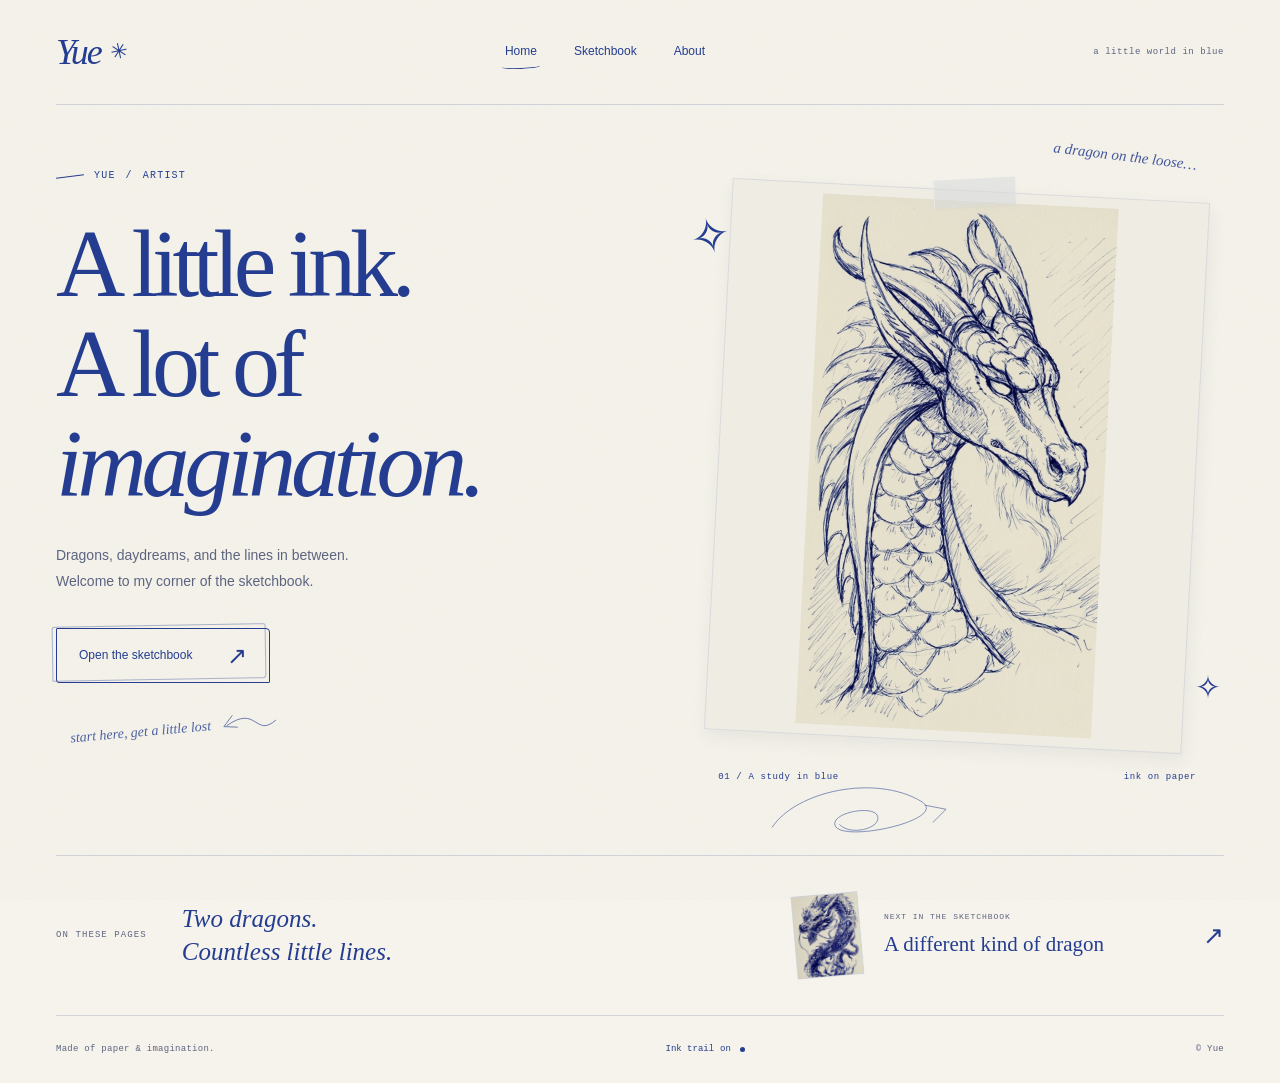
<file: examples/dragon-portfolio/index.html>
<!doctype html>
<html lang="en">
<head>
  <meta charset="utf-8"><meta name="viewport" content="width=device-width, initial-scale=1">
  <meta name="description" content="Yue's blue-ink dragon sketchbook. Explore original drawings, quiet details, and a little imagination.">
  <meta name="theme-color" content="#f5f3eb"><title>Yue — A dragon sketchbook</title>
  <link rel="icon" href="assets/mark.svg" type="image/svg+xml"><link rel="stylesheet" href="style.css">
  <script src="profile.js" defer></script><script src="script.js" defer></script>
</head>
<body>
  <a class="skip-link" href="#main">Skip to content</a>
  <header class="site-header">
    <a class="wordmark ink-hover" href="index.html" aria-label="Yue, home"><span class="profile-name">Yue</span><span class="wordmark-star" aria-hidden="true">✳</span></a>
    <nav aria-label="Main navigation"><a class="ink-hover" href="index.html" aria-current="page">Home</a><a class="ink-hover" href="work.html">Sketchbook</a><a class="ink-hover" href="about.html">About</a></nav>
    <span class="header-note">a little world in blue</span>
  </header>
  <main id="main">
    <section class="hero page-shell">
      <div class="hero-copy">
        <p class="eyebrow"><span class="little-line" aria-hidden="true"></span><span class="profile-name">Yue</span> / <span class="profile-role">Artist</span></p>
        <h1>A little ink.<br>A lot of<br><em>imagination.</em></h1>
        <p class="intro">Dragons, daydreams, and the lines in between.<br>Welcome to my corner of the sketchbook.</p>
        <a class="sketch-button" href="work.html"><span>Open the sketchbook</span><span class="button-arrow" aria-hidden="true">↗</span></a>
        <div class="hand-note hero-note" aria-hidden="true">start here, get a little lost <svg viewBox="0 0 100 55"><path d="M3 6c45-9 13 39 75 33m-14-11 19 12-21 9"/></svg></div>
      </div>
      <div class="hero-art">
        <span class="art-note hand-note" aria-hidden="true">a dragon on the loose…</span>
        <a class="art-sheet hero-sheet" href="work.html#dragon-01" aria-label="Explore the horned dragon drawing">
          <span class="paper-tape" aria-hidden="true"></span>
          <img src="assets/dragon-profile.png" width="768" height="1376" alt="Yue's blue-ink drawing of a dragon with long horns, layered scales, and fine cross-hatching." fetchpriority="high">
        </a>
        <span class="sketch-spark spark-one" aria-hidden="true">✧</span><span class="sketch-spark spark-two" aria-hidden="true">✧</span>
        <div class="art-caption"><span>01 / A study in blue</span><span>ink on paper</span></div>
        <svg class="hero-scribble" viewBox="0 0 240 80" aria-hidden="true"><path d="M7 58c30-45 127-65 183-32 39 23-105 54-106 28-1-15 52-24 53-8 2 14-34 23-47 9m105-24 26 5-16 16"/></svg>
      </div>
    </section>
    <section class="home-bottom page-shell" aria-label="More from the sketchbook">
      <p><span class="eyebrow">On these pages</span><span>Two dragons.<br>Countless little lines.</span></p>
      <a class="next-sketch ink-hover" href="work.html#dragon-02"><img src="assets/dragon-coil.png" width="768" height="1376" alt="Preview of Yue's coiled dragon drawing."><span><span class="eyebrow">Next in the sketchbook</span><strong>A different kind of dragon</strong></span><span class="next-arrow" aria-hidden="true">↗</span></a>
    </section>
  </main>
  <footer class="site-footer page-shell"><span>Made of paper & imagination.</span><button class="trail-toggle ink-hover" type="button" aria-pressed="true">Ink trail <span class="trail-status">on</span><span class="toggle-dot" aria-hidden="true"></span></button><span>© <span class="profile-name">Yue</span></span></footer>
  <canvas id="ink-trail" aria-hidden="true"></canvas>
</body>
</html>
</file>
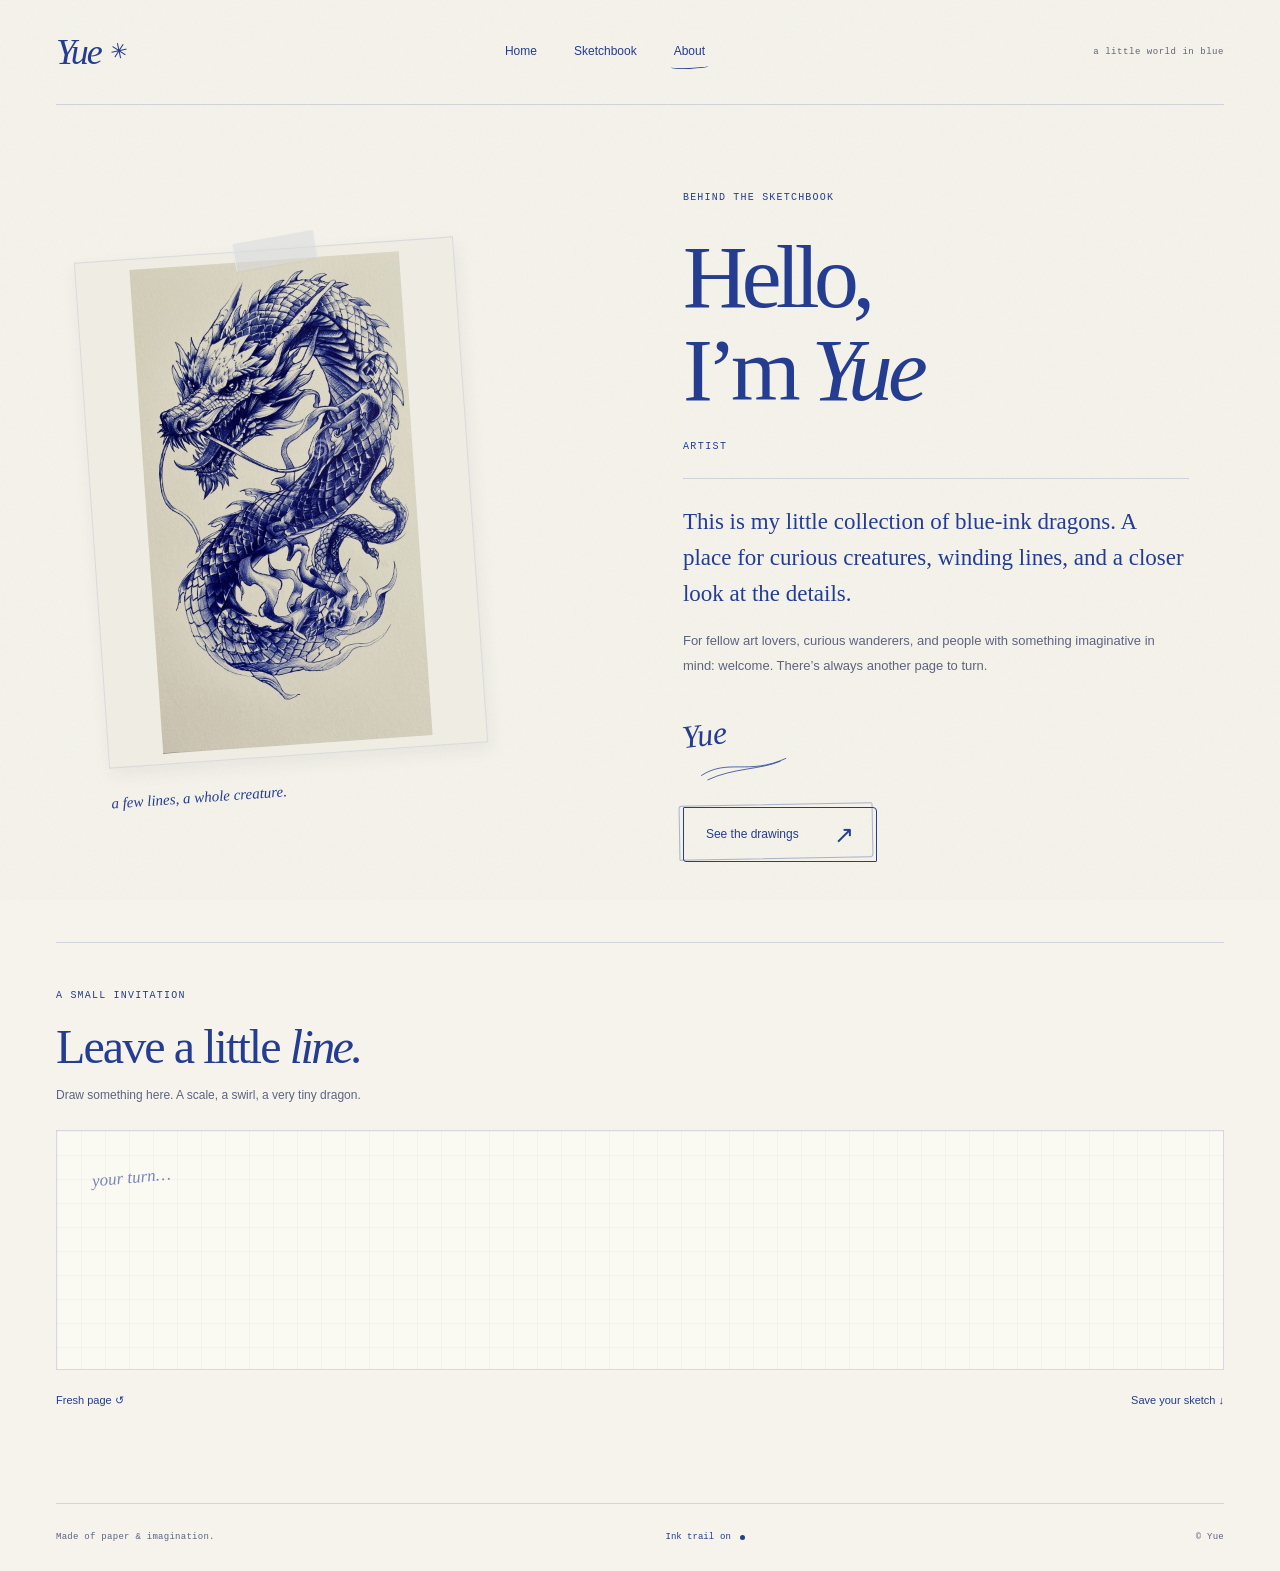
<file: examples/dragon-portfolio/about.html>
<!doctype html>
<html lang="en">
<head>
  <meta charset="utf-8"><meta name="viewport" content="width=device-width, initial-scale=1"><meta name="theme-color" content="#f5f3eb"><meta name="description" content="Meet Yue, the artist behind a sketchbook of blue-ink dragons."><title>About — Yue</title>
  <link rel="icon" href="assets/mark.svg" type="image/svg+xml"><link rel="stylesheet" href="style.css"><script src="profile.js" defer></script><script src="script.js" defer></script>
</head>
<body>
  <a class="skip-link" href="#main">Skip to content</a>
  <header class="site-header"><a class="wordmark ink-hover" href="index.html" aria-label="Yue, home"><span class="profile-name">Yue</span><span class="wordmark-star" aria-hidden="true">✳</span></a><nav aria-label="Main navigation"><a class="ink-hover" href="index.html">Home</a><a class="ink-hover" href="work.html">Sketchbook</a><a class="ink-hover" href="about.html" aria-current="page">About</a></nav><span class="header-note">a little world in blue</span></header>
  <main id="main" class="page-shell">
    <section class="about-layout">
      <div class="about-visual"><div class="art-sheet about-sheet"><span class="paper-tape" aria-hidden="true"></span><img src="assets/dragon-coil.png" width="768" height="1376" alt="Yue's intricate blue-ink coiled dragon drawing."></div><span class="hand-note">a few lines, a whole creature.</span></div>
      <div class="about-copy"><p class="eyebrow">Behind the sketchbook</p><h1>Hello,<br>I’m <em class="profile-name">Yue.</em></h1><p class="about-role profile-role">Artist</p><p class="about-intro">This is my little collection of blue-ink dragons. A place for curious creatures, winding lines, and a closer look at the details.</p><p>For fellow art lovers, curious wanderers, and people with something imaginative in mind: welcome. There’s always another page to turn.</p><div class="about-signature" aria-hidden="true"><span class="profile-name">Yue</span><svg viewBox="0 0 130 30"><path d="M3 18c39-19 63 8 117-9M11 25c35-12 73-5 101-13"/></svg></div><a class="sketch-button" href="work.html"><span>See the drawings</span><span class="button-arrow" aria-hidden="true">↗</span></a><a class="contact-link ink-hover" data-contact hidden href="#">Say hello ↗</a></div>
    </section>
    <section class="ink-play" aria-labelledby="ink-play-title"><div><p class="eyebrow">A small invitation</p><h2 id="ink-play-title">Leave a little <em>line.</em></h2><p>Draw something here. A scale, a swirl, a very tiny dragon.</p></div><div class="drawing-pad-wrap"><canvas id="drawing-pad" aria-label="Optional blue-ink drawing pad. Drag with your mouse or finger to draw." role="img"></canvas><span class="pad-hint hand-note" aria-hidden="true">your turn…</span></div><div class="pad-tools"><button class="ink-hover" id="clear-pad" type="button">Fresh page ↺</button><button class="ink-hover" id="save-pad" type="button">Save your sketch ↓</button></div><p class="pad-status" role="status" aria-live="polite"></p></section>
  </main>
  <footer class="site-footer page-shell"><span>Made of paper & imagination.</span><button class="trail-toggle ink-hover" type="button" aria-pressed="true">Ink trail <span class="trail-status">on</span><span class="toggle-dot" aria-hidden="true"></span></button><span>© <span class="profile-name">Yue</span></span></footer>
  <canvas id="ink-trail" aria-hidden="true"></canvas>
</body>
</html>
</file>
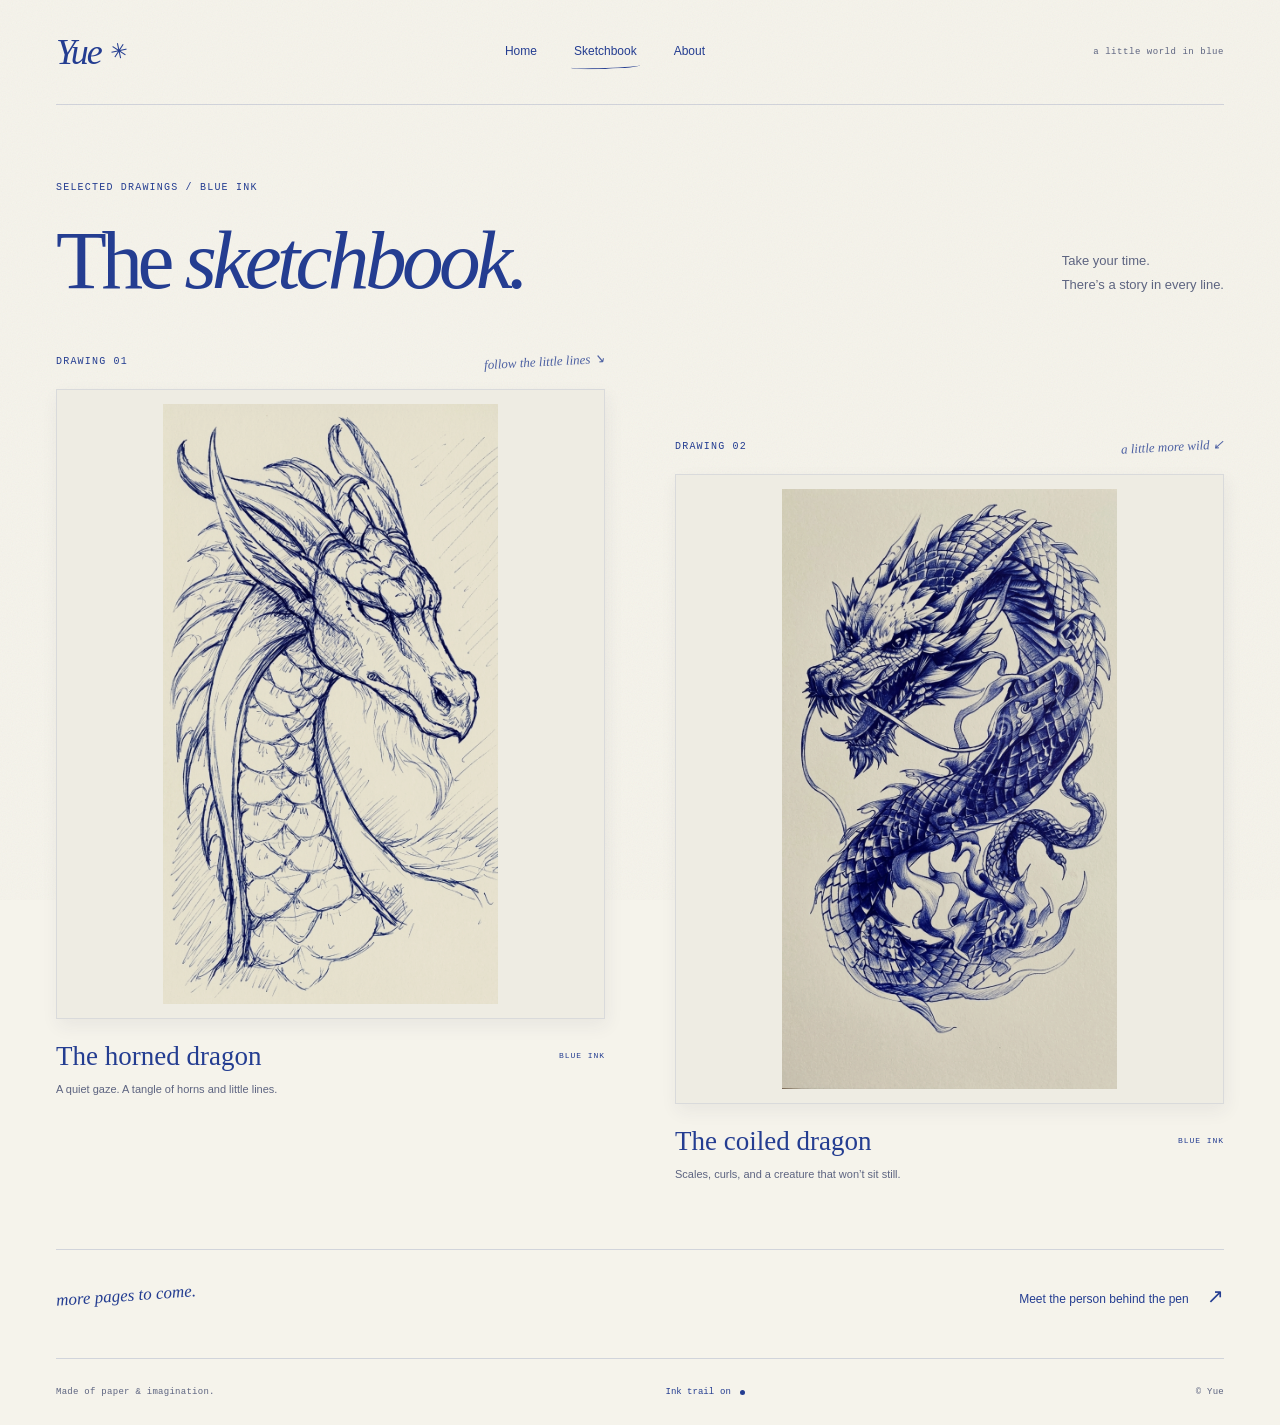
<file: examples/dragon-portfolio/work.html>
<!doctype html>
<html lang="en">
<head>
  <meta charset="utf-8"><meta name="viewport" content="width=device-width, initial-scale=1"><meta name="theme-color" content="#f5f3eb">
  <meta name="description" content="Two original blue-ink dragon drawings by Yue. Open each drawing for a closer look at the linework."><title>Sketchbook — Yue</title>
  <link rel="icon" href="assets/mark.svg" type="image/svg+xml"><link rel="stylesheet" href="style.css"><script src="profile.js" defer></script><script src="script.js" defer></script>
</head>
<body>
  <a class="skip-link" href="#main">Skip to content</a>
  <header class="site-header"><a class="wordmark ink-hover" href="index.html" aria-label="Yue, home"><span class="profile-name">Yue</span><span class="wordmark-star" aria-hidden="true">✳</span></a><nav aria-label="Main navigation"><a class="ink-hover" href="index.html">Home</a><a class="ink-hover" href="work.html" aria-current="page">Sketchbook</a><a class="ink-hover" href="about.html">About</a></nav><span class="header-note">a little world in blue</span></header>
  <main id="main" class="page-shell">
    <section class="page-heading"><div><p class="eyebrow">Selected drawings / blue ink</p><h1>The <em>sketchbook.</em></h1></div><p>Take your time.<br>There’s a story in every line.</p></section>
    <div class="gallery">
      <article class="drawing" id="dragon-01">
        <div class="drawing-top"><span class="eyebrow">Drawing 01</span><span class="hand-note">follow the little lines ↘</span></div>
        <a class="drawing-open art-sheet" href="assets/dragon-profile.png" data-art="assets/dragon-profile.png" data-title="The horned dragon" data-description="A dragon portrait with sweeping horns, layered neck scales, and loose cross-hatching." aria-label="Open The horned dragon for a closer look"><img src="assets/dragon-profile.png" width="768" height="1376" alt="Blue-ink horned dragon portrait, with overlapping scales and fine sketch lines."><span class="art-open-label">Take a closer look ↗</span></a>
        <div class="drawing-caption"><div><h2>The horned dragon</h2><p>A quiet gaze. A tangle of horns and little lines.</p></div><span class="eyebrow">Blue ink</span></div>
      </article>
      <article class="drawing drawing-offset" id="dragon-02">
        <div class="drawing-top"><span class="eyebrow">Drawing 02</span><span class="hand-note">a little more wild ↙</span></div>
        <a class="drawing-open art-sheet" href="assets/dragon-coil.png" data-art="assets/dragon-coil.png" data-title="The coiled dragon" data-description="A curling dragon with patterned scales, long whiskers, and flowing flame-like details." aria-label="Open The coiled dragon for a closer look"><img src="assets/dragon-coil.png" width="768" height="1376" alt="Blue-ink coiled dragon with intricate scales, whiskers, claws, and flowing details." loading="lazy"><span class="art-open-label">Take a closer look ↗</span></a>
        <div class="drawing-caption"><div><h2>The coiled dragon</h2><p>Scales, curls, and a creature that won’t sit still.</p></div><span class="eyebrow">Blue ink</span></div>
      </article>
    </div>
    <div class="work-closing"><span class="hand-note">more pages to come.</span><a class="ink-hover" href="about.html">Meet the person behind the pen <span aria-hidden="true">↗</span></a></div>
  </main>
  <footer class="site-footer page-shell"><span>Made of paper & imagination.</span><button class="trail-toggle ink-hover" type="button" aria-pressed="true">Ink trail <span class="trail-status">on</span><span class="toggle-dot" aria-hidden="true"></span></button><span>© <span class="profile-name">Yue</span></span></footer>
  <dialog class="art-dialog" aria-labelledby="art-title"><div class="dialog-header"><h2 id="art-title">Dragon drawing</h2><button type="button" class="dialog-close ink-hover" aria-label="Close drawing">Close ×</button></div><img class="dialog-image" src="assets/dragon-profile.png" alt="Dragon drawing enlarged"><div class="dialog-footer"><p class="dialog-description"></p><a class="ink-hover art-download" href="assets/dragon-profile.png" download>Save drawing ↓</a></div></dialog>
  <canvas id="ink-trail" aria-hidden="true"></canvas>
</body>
</html>
</file>
<file: examples/dragon-portfolio/style.css>
@charset "UTF-8";
:root{--paper:#f5f3eb;--ink:#243d91;--ink-dark:#1b2e6e;--muted:#5d6480;--line:#243d912b;--display:Georgia,'Times New Roman',serif;--body:'Segoe UI',Arial,sans-serif;--mono:'Courier New',monospace}
*{box-sizing:border-box}html{scroll-behavior:smooth}body{margin:0;background:var(--paper);color:var(--ink);font-family:var(--body);font-size:15px;line-height:1.65;-webkit-font-smoothing:antialiased}body:before{content:"";position:fixed;inset:0;z-index:-1;pointer-events:none;opacity:.2;background-image:url("data:image/svg+xml,%3Csvg xmlns='http://www.w3.org/2000/svg' width='180' height='180'%3E%3Cfilter id='n'%3E%3CfeTurbulence type='fractalNoise' baseFrequency='.8' numOctaves='3' stitchTiles='stitch'/%3E%3C/filter%3E%3Cpath fill='%23908672' filter='url(%23n)' opacity='.28' d='M0 0h180v180H0z'/%3E%3C/svg%3E")}
::selection{background:#243d9125}a{color:inherit;text-decoration:none}button{font:inherit;color:inherit;cursor:pointer}button,a{-webkit-tap-highlight-color:transparent}button{background:none}img{display:block;max-width:100%}svg{fill:none;stroke:currentColor;stroke-linecap:round;stroke-linejoin:round}h1,h2,p{margin:0}h1,h2{font-family:var(--display);font-weight:400;line-height:1.04}h1{font-size:clamp(64px,7.5vw,112px);letter-spacing:-.065em}h1 em,h2 em{font-weight:400;letter-spacing:-.055em}button:focus-visible,a:focus-visible{outline:2px solid var(--ink);outline-offset:7px}button:disabled{cursor:default;opacity:.6}a[hidden]{display:none}.page-shell{width:min(1220px,calc(100% - 112px));margin-inline:auto}.eyebrow{font-family:var(--mono);font-size:10px;font-weight:400;letter-spacing:.12em;text-transform:uppercase}.hand-note{font-family:'Segoe Print','Bradley Hand','Comic Sans MS',cursive;font-size:17px;font-style:italic;line-height:1.45}.skip-link{position:fixed;left:20px;top:-80px;background:var(--paper);padding:10px 18px;z-index:200}.skip-link:focus{top:12px}
.site-header{width:calc(100% - 112px);max-width:1400px;margin:auto;height:105px;border-bottom:1px solid var(--line);display:flex;align-items:center;justify-content:space-between}.wordmark{font-family:var(--display);font-size:36px;letter-spacing:-2px;font-style:italic;line-height:1}.wordmark-star{font-style:normal;font-size:21px;display:inline-block;transform:translate(9px,-6px) rotate(-12deg)}nav{display:flex;gap:37px;font-size:12px}nav a{padding:8px 0}nav a[aria-current=page]:after{content:"";position:absolute;left:-3px;right:-3px;bottom:1px;height:4px;border-bottom:1px solid var(--ink);transform:rotate(-2deg);border-radius:50%}.header-note{font-family:var(--mono);font-size:9px;letter-spacing:.06em;color:var(--muted)}.ink-hover{position:relative}.ink-hover:before{content:"";pointer-events:none;position:absolute;inset:0 -7px -2px;border-bottom:1px solid var(--ink);border-radius:47%;transform:scaleX(0) rotate(-3deg);transform-origin:left;transition:transform .25s ease}.ink-hover:hover:before,.ink-hover:focus-visible:before{transform:scaleX(1) rotate(-3deg)}
.hero{display:grid;grid-template-columns:1.12fr 1fr;gap:45px;align-items:center;padding-top:50px;padding-bottom:55px;min-height:750px}.hero-copy{padding-bottom:40px}.hero-copy .eyebrow{display:flex;align-items:center;gap:10px;margin-bottom:30px}.little-line{height:1px;width:28px;background:var(--ink);transform:rotate(-7deg)}.intro{font-size:14px;line-height:1.9;color:var(--muted);margin:28px 0 33px}.sketch-button{display:inline-flex;align-items:center;justify-content:space-between;gap:35px;position:relative;min-height:55px;border:1px solid var(--ink);padding:13px 22px;font-size:12px;border-radius:1px 4px 1px 3px;transition:background .2s,color .2s}.sketch-button:before{content:"";position:absolute;inset:-4px 3px 2px -5px;border:1px solid var(--ink);opacity:.35;border-radius:3px 2px 4px 1px;transform:rotate(-1deg);pointer-events:none}.sketch-button:hover{background:var(--ink);color:var(--paper)}.button-arrow{font-size:24px;line-height:1;transition:transform .2s}.sketch-button:hover .button-arrow{transform:translate(2px,-2px)}.hero-note{margin:26px 0 0 14px;font-size:14px;transform:rotate(-5deg);width:240px;display:flex;align-items:center;gap:4px;opacity:.8}.hero-note svg{width:60px;height:38px;stroke-width:1.2;transform:rotate(155deg)}
.hero-art{position:relative;padding:20px 28px 0 24px}.art-sheet{position:relative;background:#eeece3;border:1px solid #243d911a;box-shadow:2px 7px 17px #2f355410}.hero-sheet{display:block;padding:10px;transform:rotate(3deg);transition:transform .4s}.hero-sheet:hover{transform:rotate(1deg) translateY(-4px)}.hero-sheet img{height:530px;width:100%;object-fit:contain;mix-blend-mode:multiply}.paper-tape{position:absolute;z-index:2;top:-13px;left:42%;width:83px;height:28px;background:#d8dbdc8c;transform:rotate(-6deg);border-inline:1px solid #ffffff55;box-shadow:0 1px 2px #36416208}.art-note{position:absolute;top:-24px;right:27px;transform:rotate(7deg);font-size:15px;opacity:.85}.art-caption{display:flex;justify-content:space-between;font-family:var(--mono);font-size:9px;letter-spacing:.07em;margin-top:28px}.sketch-spark{position:absolute;font-family:var(--display);font-size:49px;line-height:1;font-weight:normal}.spark-one{left:-4px;top:42px;transform:rotate(-15deg)}.spark-two{right:3px;bottom:82px;font-size:31px}.hero-scribble{position:absolute;bottom:-41px;left:70px;width:200px;height:65px;stroke-width:1;opacity:.65}
.home-bottom{display:grid;grid-template-columns:1fr 1fr;gap:55px;align-items:center;border-top:1px solid var(--line);padding-block:38px}.home-bottom>p{display:flex;gap:35px;align-items:center}.home-bottom>p>.eyebrow{color:var(--muted);font-size:9px}.home-bottom>p>span:last-child{font-family:var(--display);font-size:25px;line-height:1.3;font-style:italic}.next-sketch{display:flex;align-items:center;gap:23px;justify-self:end;width:100%;max-width:430px}.next-sketch img{width:67px;height:83px;object-fit:cover;object-position:center 20%;mix-blend-mode:multiply;transform:rotate(-5deg);border:1px solid var(--line)}.next-sketch .eyebrow{display:block;color:var(--muted);font-size:8px;margin-bottom:4px}.next-sketch strong{font-family:var(--display);font-size:21px;font-weight:400}.next-arrow{margin-left:auto;font-size:25px}.site-footer{padding-block:26px;display:flex;justify-content:space-between;gap:20px;border-top:1px solid var(--line);font-family:var(--mono);font-size:9px;letter-spacing:.03em;color:var(--muted)}.trail-toggle{border:0;padding:0;font-size:9px;display:flex;align-items:center;gap:6px;color:var(--ink)}.toggle-dot{width:5px;height:5px;border-radius:50%;background:var(--ink);margin-left:3px}.trail-toggle[aria-pressed=false] .toggle-dot{background:none;border:1px solid var(--ink)}#ink-trail{position:fixed;inset:0;z-index:100;pointer-events:none;width:100%;height:100%}
.page-heading{display:flex;justify-content:space-between;align-items:flex-end;gap:40px;padding:75px 0 50px}.page-heading h1{font-size:clamp(60px,6.5vw,94px);margin-top:20px}.page-heading>p{font-size:13px;line-height:1.85;color:var(--muted);padding-bottom:6px}.gallery{display:grid;grid-template-columns:1fr 1fr;gap:70px;padding-bottom:65px}.drawing{scroll-margin-top:30px}.drawing-offset{padding-top:85px}.drawing-top{display:flex;justify-content:space-between;align-items:center;margin-bottom:17px}.drawing-top .hand-note{font-size:13px;transform:rotate(-3deg);opacity:.8}.drawing-open{display:block;padding:14px;overflow:hidden;isolation:isolate}.drawing-open img{width:100%;height:600px;object-fit:contain;mix-blend-mode:multiply;transition:transform .4s}.drawing-open:hover img{transform:scale(1.025)}.art-open-label{display:block;position:absolute;left:50%;bottom:25px;transform:translate(-50%,8px);opacity:0;background:var(--paper);border:1px solid var(--ink);padding:10px 17px;white-space:nowrap;font-size:11px;transition:opacity .2s,transform .2s}.drawing-open:hover .art-open-label,.drawing-open:focus-visible .art-open-label{opacity:1;transform:translate(-50%,0)}.drawing-caption{display:flex;justify-content:space-between;align-items:flex-start;gap:15px;padding-top:22px}.drawing-caption h2{font-size:27px;line-height:1.15}.drawing-caption p{font-size:11px;line-height:1.7;color:var(--muted);margin-top:8px}.drawing-caption>.eyebrow{font-size:8px;padding-top:8px;white-space:nowrap}.work-closing{border-top:1px solid var(--line);padding:30px 0 45px;display:flex;justify-content:space-between;gap:20px;align-items:center}.work-closing .hand-note{transform:rotate(-4deg)}.work-closing a{font-size:12px}.work-closing a span{margin-left:15px;font-size:20px}
.art-dialog{border:1px solid var(--line);background:var(--paper);color:var(--ink);padding:25px;max-width:min(94vw,850px);width:850px;max-height:94dvh;overflow:auto;box-shadow:0 20px 100px #101c5033}.art-dialog::backdrop{background:#0c153e85;backdrop-filter:blur(5px)}.dialog-header,.dialog-footer{display:flex;justify-content:space-between;align-items:center;gap:20px}.dialog-header h2{font-size:28px}.dialog-close{border:0;font-size:12px}.dialog-image{height:65dvh;width:100%;object-fit:contain;mix-blend-mode:multiply;margin-block:18px}.dialog-footer{font-size:12px}.dialog-description{color:var(--muted);max-width:500px}.art-download{white-space:nowrap}
.about-layout{display:grid;grid-template-columns:1fr 1.05fr;gap:110px;align-items:center;padding:85px 35px 80px}.about-visual{position:relative;max-width:380px}.about-sheet{padding:10px;transform:rotate(-4deg)}.about-sheet img{height:485px;width:100%;object-fit:contain;mix-blend-mode:multiply}.about-visual>.hand-note{display:block;font-size:15px;transform:rotate(-4deg);margin:25px 0 0 20px}.about-copy h1{font-size:clamp(70px,7vw,100px);margin:23px 0}.about-role{font-family:var(--mono);text-transform:uppercase;letter-spacing:.14em;font-size:10px;padding-bottom:23px;border-bottom:1px solid var(--line)}.about-copy .about-intro{font-family:var(--display);font-size:23px;line-height:1.55;margin:25px 0 18px}.about-copy>p:not(.eyebrow,.about-role,.about-intro){font-size:13px;line-height:1.9;color:var(--muted)}.about-signature{margin:24px 0 30px;width:135px;transform:rotate(-7deg)}.about-signature>span{font-family:'Segoe Print','Bradley Hand',cursive;font-size:32px;font-style:italic}.about-signature svg{display:block;width:120px;height:22px;stroke-width:1}.contact-link{display:block;width:max-content;font-size:12px;margin-top:20px}.ink-play{margin-bottom:60px;padding-top:45px;border-top:1px solid var(--line)}.ink-play h2{font-size:48px;letter-spacing:-.04em;margin-top:17px}.ink-play>div:first-child>p:last-child{font-size:12px;color:var(--muted);margin:14px 0 24px}.drawing-pad-wrap{position:relative;height:240px;border:1px solid var(--line);background:#faf9f2;background-image:linear-gradient(#243d9109 1px,transparent 1px),linear-gradient(90deg,#243d9109 1px,transparent 1px);background-size:24px 24px}#drawing-pad{width:100%;height:100%;display:block;touch-action:none;cursor:crosshair}.pad-hint{position:absolute;top:35px;left:35px;pointer-events:none;opacity:.6;transform:rotate(-5deg)}.drawing-pad-wrap.has-drawing .pad-hint{display:none}.pad-tools{display:flex;justify-content:space-between;margin-top:15px}.pad-tools button{border:0;font-size:11px;padding:6px 0}.pad-status{min-height:20px;font-size:11px;color:var(--muted);margin-top:8px}
.hero-scribble{bottom:-60px}.sketch-cursor{position:fixed;z-index:110;pointer-events:none;width:44px;height:44px;transform:translate(-50%,-50%) rotate(-8deg);opacity:0;transition:opacity .15s}.sketch-cursor svg{width:100%;height:100%;stroke:var(--ink);stroke-width:.85}.sketch-cursor.is-visible{opacity:.65}
@media(min-width:1550px){.hero{min-height:800px}.hero-sheet img{height:590px}}
@media(max-width:1050px){.page-shell,.site-header{width:calc(100% - 64px)}.hero{gap:15px;min-height:670px;padding-top:60px}.hero-art{padding-inline:12px}.hero-sheet img{height:475px}h1{font-size:clamp(64px,8.6vw,88px)}.header-note{display:none}.gallery{gap:35px}.drawing-open img{height:520px}.about-layout{gap:60px;padding-inline:0}.about-sheet img{height:450px}}
@media(max-width:700px){.page-shell,.site-header{width:calc(100% - 40px)}.site-header{height:85px}.wordmark{font-size:32px}nav{gap:23px;font-size:11px}.hero{grid-template-columns:1fr;padding-top:44px;padding-bottom:50px;gap:35px}.hero-copy{padding-bottom:0}h1{font-size:clamp(65px,13vw,90px)}.hero-copy .eyebrow{margin-bottom:25px}.intro{margin:22px 0 25px}.hero-note{margin-top:20px}.hero-art{width:min(390px,100%);margin-inline:auto;padding-inline:23px;padding-top:32px}.hero-sheet img{height:460px}.art-note{top:-1px;right:35px}.spark-one{top:75px}.hero-scribble{bottom:-31px}.home-bottom{grid-template-columns:1fr;gap:32px;padding-block:30px}.home-bottom>p{justify-content:space-between}.next-sketch{max-width:none;justify-self:start}.site-footer{flex-wrap:wrap;padding-block:23px;gap:14px;font-size:8px}.site-footer>span:last-child{margin-left:auto}.trail-toggle{font-size:8px}.page-heading{display:block;padding:45px 0 35px}.page-heading h1{font-size:clamp(51px,11vw,73px);margin-top:16px}.page-heading>p{margin-top:20px}.gallery{grid-template-columns:1fr;gap:45px;padding-bottom:40px}.drawing-offset{padding-top:0}.drawing-open img{height:550px}.drawing-caption h2{font-size:26px}.drawing-top .hand-note{font-size:12px}.work-closing{align-items:flex-start;flex-direction:column;padding-bottom:32px}.about-layout{grid-template-columns:1fr;gap:40px;padding:45px 0 50px}.about-copy{grid-row:1}.about-copy h1{font-size:77px}.about-copy .about-intro{font-size:22px}.about-visual{width:80%;max-width:330px;margin:12px auto 0}.about-sheet img{height:440px}.ink-play{padding-top:35px;margin-bottom:30px}.ink-play h2{font-size:40px}.drawing-pad-wrap{height:260px}.art-dialog{padding:18px}.dialog-header h2{font-size:24px}.dialog-footer{flex-direction:column;align-items:flex-start;gap:15px}.dialog-image{height:60dvh}.dialog-close{min-height:40px}.pad-tools button{min-height:44px}}
@media(max-width:380px){nav{gap:16px}.drawing-open img{height:470px}.drawing-caption{flex-direction:column;gap:0}.hero-sheet img{height:400px}.art-caption{font-size:8px}.site-footer>span:first-child{width:100%}}
@media(max-width:700px){.hero-scribble{bottom:-55px}}
@media(hover:none){.art-open-label{opacity:1;transform:translate(-50%,0)}.hero-sheet:hover{transform:rotate(3deg)}.ink-hover:before{display:none}}
@media(prefers-reduced-motion:reduce){html{scroll-behavior:auto}*,*:before,*:after{transition:none!important;animation:none!important}#ink-trail{display:none}}
@media(hover:none),(prefers-reduced-motion:reduce){.sketch-cursor{display:none}}
</file>
